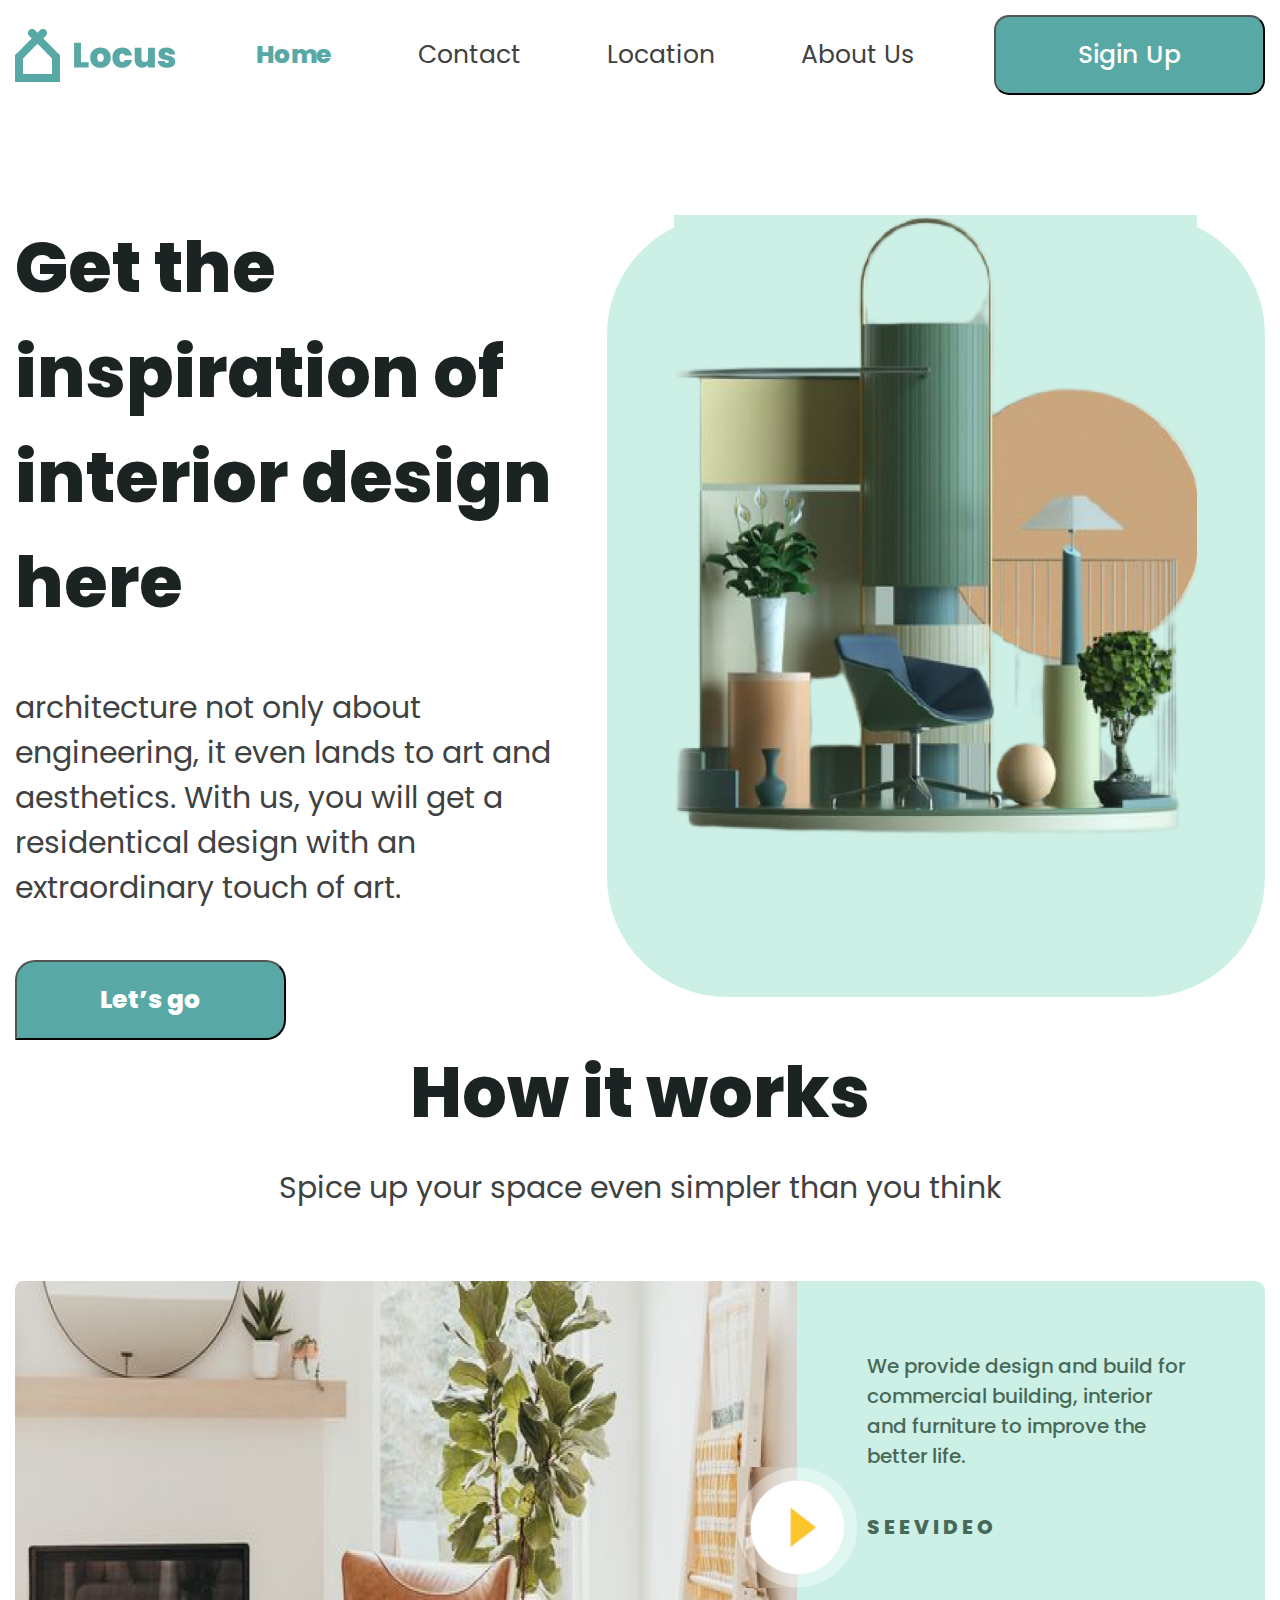
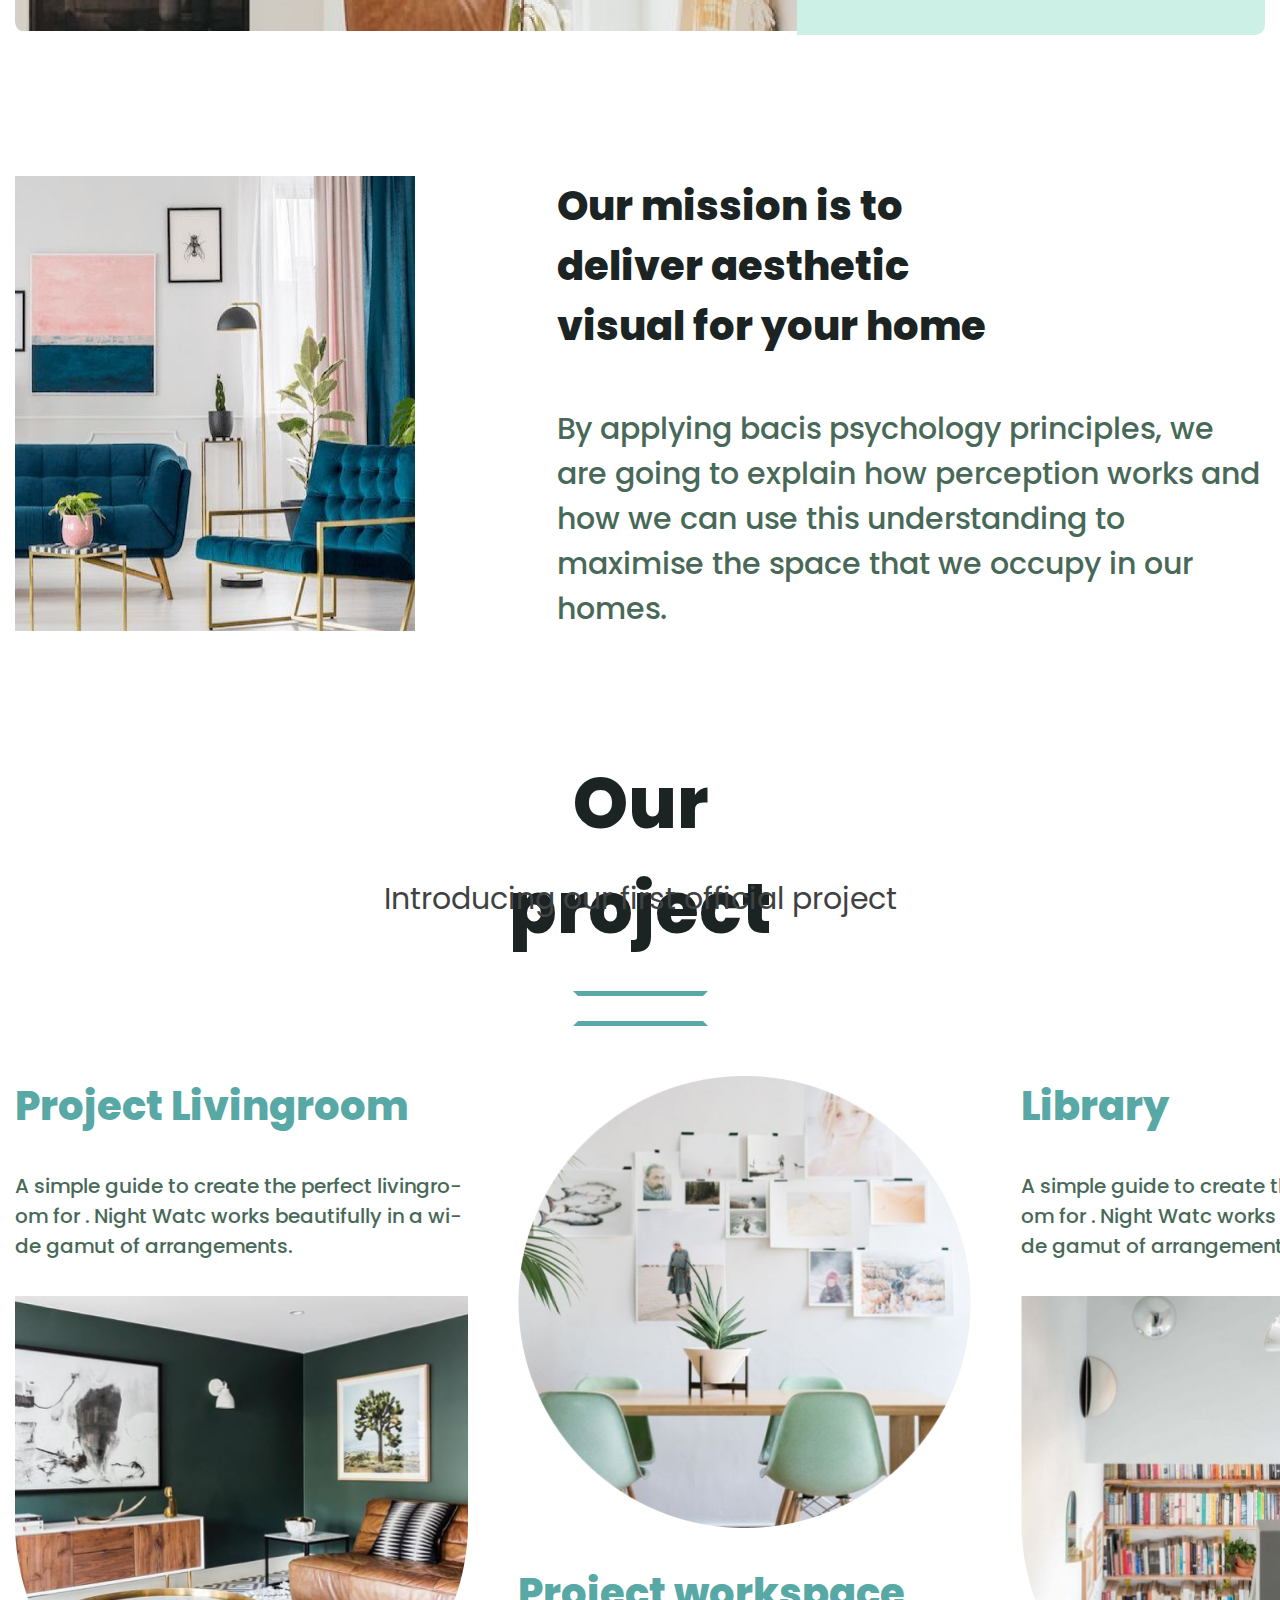
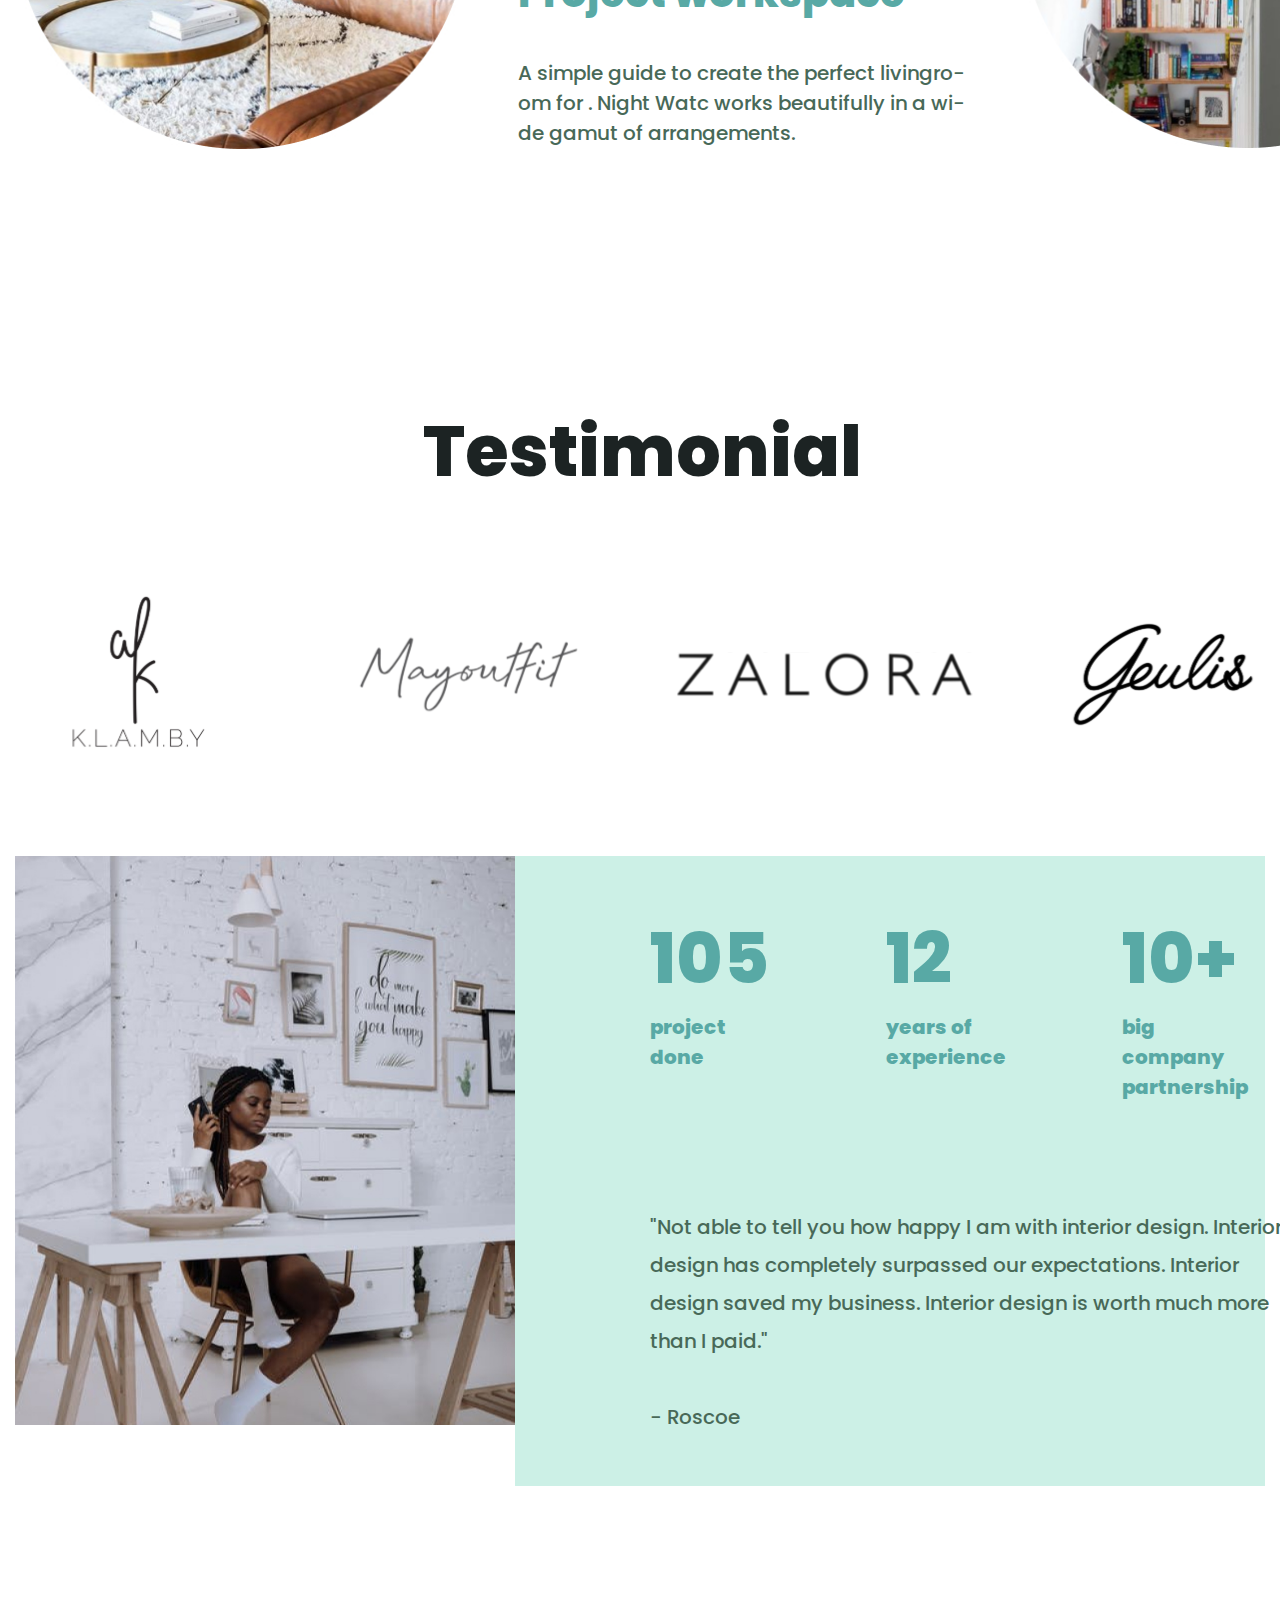
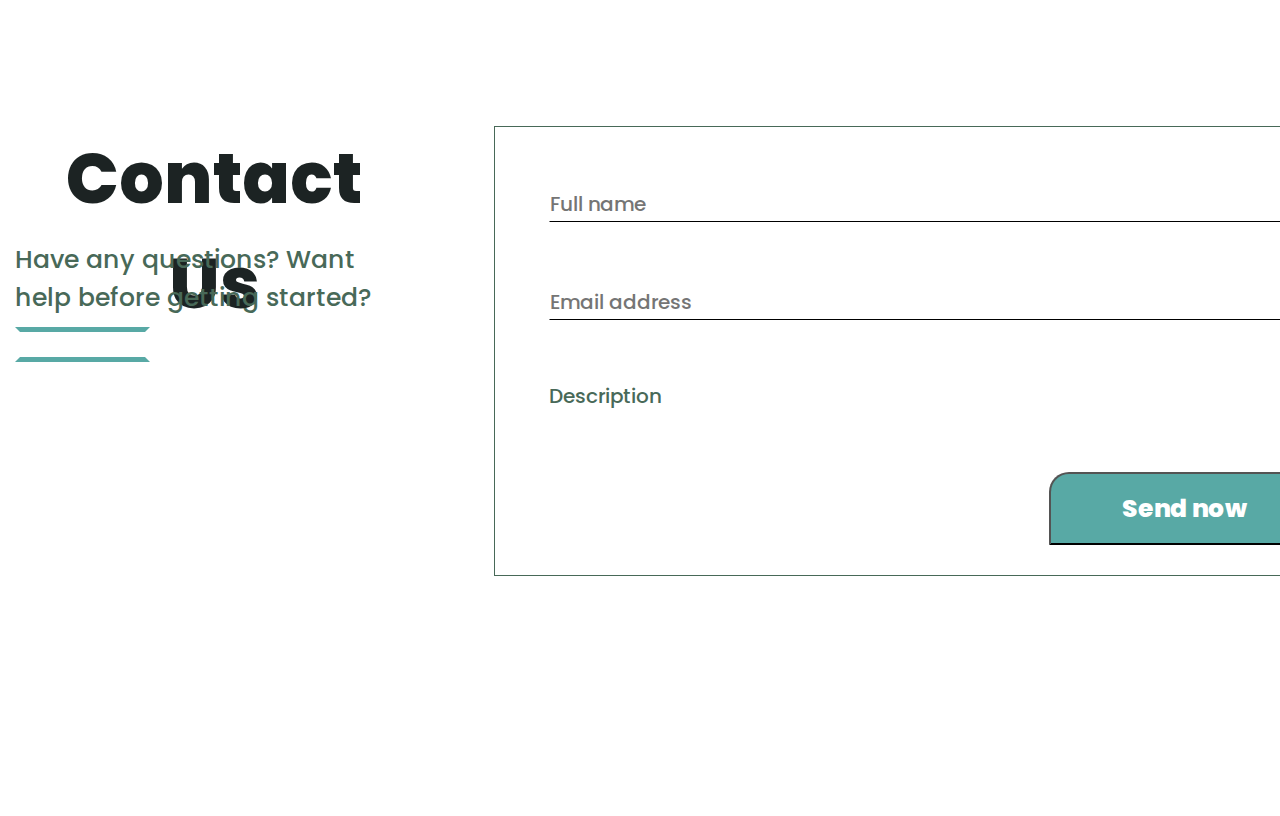
<file: index.html>
<!DOCTYPE html>
<html lang="en">
<head>
    <meta charset="UTF-8">
    <meta http-equiv="X-UA-Compatible" content="IE=edge">
    <meta name="viewport" content="width=device-width, initial-scale=1.0">
    <link rel="stylesheet" href="./style/main.css">
    <title>imtihon</title>
</head>
<body>
    <!-- HEADER -->

    <header class="header">
        <div class="container">
            <nav class="header-nav">
                <div class="header-navlogo-img">
                     <img class="header-nav-logo" src="./images/Locus1.svg" alt="">
                     <img class="header-nav-logo" src="./images/locus2.svg" alt="">
                </div>
               
                <ul class="header-nav-list">
                    <li class="header-nav-item"><a href="#how-works" class="header-nav-link1">Home</a></li>
                    <li class="header-nav-item"><a href="#Contact" class="header-nav-link">Contact</a></li>
                    <li class="header-nav-item"><a href="#testimonial" class="header-nav-link">Location</a></li>
                    <li class="header-nav-item"><a href="#our" class="header-nav-link">About Us</a></li>
                </ul>

                <button class="header-nav-btn">Sigin Up</button>
            </nav>
        </div>
    </header>

    <!-- MAIN -->

    <!-- SECTION hero  -->

    <main>
        <section>
            <div class="container main-hero">
               <div class="main-hero-list">
                    <h1 class="main-hero-list-theme">
                        Get the inspiration of interior design here</h1>
                    <p class="main-hero-list-text">
                        architecture not only about engineering, it even 
                        lands to art and aesthetics. With us, you will get 
                        a residentical design with an extraordinary touch 
                        of art.
                    </p>
                    <button class="main-hero-list-btm">Let’s go</button>
               </div>
               <div class="main-hero-list1">
                <img src="./images/get-theimg.jpg" alt="rsim" class="main-hero-list-img">
               </div>
            </div>
        </section>

        <!-- section works -->

        <section>
            <div class="container how-works">
                <div class="how-works-list-theme-item" id="how-works">
                    <h2 class="how-works-list-theme">How it works</h2>
                    <p class="how-works-list-theme-text">
                        Spice up your space even simpler
                        than you think
                    </p>
                </div>

                <div class="how-works-list">
                    <div class="how-works-list-img">
                        <img class="work-img" src="./images/how-works-img.jpg" width="100%" height="350" alt="logo">
                    </div>
                    <div class="how-works-list-right">
                        <p class="how-works-list-right-text">
                            We provide design and build 
                            for commercial building, 
                            interior and furniture to improve 
                            the better life. 
                        </p>
                         <p class="how-works-right-text1">S E E  V I D E O</p>
                    </div>
                </div>

                <div class="how-works-list-top">
                    <div class="how-works-list-top-img">
                        <img class="how-works-list-top-img1" src="./images/how-works-2-img.jpg" width="100%" height="100%" alt="">
                        
                    </div>
                    <div class="how-works-list-top-text">
                        <h3 class="how-works-list-top-theme">Our mission is to 
                            deliver aesthetic visual 
                            for your home
                        </h3>
                        <p class="how-works-list-top-theme-text">By applying bacis psychology principles, 
                            we are going to explain how perception 
                            works and how we can use this understanding 
                            to maximise the space that we occupy in 
                            our homes.
                        </p>
                    </div>
                </div>


            </div>
        </section>

        <!-- section About -->

        <section>
            <div class="container about" id="our">
                <div class="about-list">
                    <h3 class="about-list-theme">Our project </h3>
                    <p class="about-list-theme-text">Introducing our first official project</p>
                    <span class="about-line"></span>
                </div>
                <div class="about-list2">
                    <div class="about-list-item">
                        <h3 class="about-list-item-theme">Project Livingroom</h3>
                        <p class="about-list-item-theme-text">
                            A simple guide to create the perfect livingro-
                            om for . Night Watc works beautifully in a wi-
                            de gamut of arrangements.
                        </p>
                        <img class="about-list-item-theme-img" src="./images/projrct-1.jpg" alt="">
                    </div>
                    <div class="about-list-item">
                        <img class="about-list-item-theme-img" src="./images/project-2.jpg" alt="">
                        <h3 class="about-list-item-theme">Project workspace</h3>
                        <p class="about-list-item-theme-text">
                            A simple guide to create the perfect livingro-
                            om for . Night Watc works beautifully in a wi-
                            de gamut of arrangements.
                        </p>
                    </div>
                    <div class="about-list-item">
                        <h3 class="about-list-item-theme">Library</h3>
                        <p class="about-list-item-theme-text">
                            A simple guide to create the perfect livingro-
                            om for . Night Watc works beautifully in a wi-
                            de gamut of arrangements.
                        </p>
                        <img class="about-list-item-theme-img" src="./images/projekt-3.jpg" alt="">
                    </div>
                </div>
            </div>
        </section>

        <!-- section Testimonial -->

        <section>
            <div class="container Testimonial" id="testimonial" >
                <div class="Testimonial-list">
                    <h3 class="Testimonial-list-theme">Testimonial</h3>
                    <div class="Testimonial-list-theme-logo">
                        <img src="./images/testimonial-img1.svg" alt="" class="Testimonial-list-theme-logo-img">
                        <img src="./images/testimonial-img2.svg" alt="" class="Testimonial-list-theme-logo-img">
                        <img src="./images/testimonial-img3.svg" alt="" class="Testimonial-list-theme-logo-img">
                        <img src="./images/testimonial-img4.svg" alt="" class="Testimonial-list-theme-logo-img">
                    </div>
                </div>
                <div class="Testimonial-list2">
                    <div class="testinail-list1">
                        <img class="testinail-list1-img"  src="./images/twstimal-img.jpg" width="100%" alt="">
                    </div>
                    <div class="testinail-list2">
                        <ul class="testinail-list2-item">
                            <li class="testinail-list2-item-link">
                                <p class="testinail-list2-item-link-1">
                                    105
                                </p>
                                <p class="testinail-list2-item-link-2">
                                    project
                                    done
                                </p>
                            </li>
                            <li class="testinail-list2-item-link">
                                <p class="testinail-list2-item-link-1">
                                    12                                   
                                </p>
                                <p class="testinail-list2-item-link-2">
                                    years of 
                                    experience
                                </p>
                            </li>
                            <li class="testinail-list2-item-link">
                                <p class="testinail-list2-item-link-1">
                                    10+                                   
                                </p>
                                <p class="testinail-list2-item-link-2">
                                    big company
                                    partnership
                                </p>
                            </li>
                        </ul>

                        <p class="testinail-list2-text">
                            "Not able to tell you how happy I am with interior design. 
                                Interior design has completely surpassed our expectations. 
                                Interior design saved my business. Interior design is worth 
                                much more than I paid." 
                                <br>
                                <br>
                                

                                - Roscoe
                        </p>
                    </div>
                </div>
            </div>

        </section>


        <!-- section foter -->

        <section>
            <div class="container foter" id="Contact">
                <div class="foter-list-top">
                    <h3 class="foter-list-top-theme" >Contact Us</h3>
                    <p class="foter-list-top-theme-text">
                        Have any questions? Want help
                        before getting started?
                    </p>
                    <span class="foter-line"></span>
                </div>
                <form action="https://echo.htmlacademy.ru" class="foter-list-left" >
                    <input type="text" placeholder="Full name" name="Full_name:" required class="foter-list-left-span"  >
                    
                    <input type="email" placeholder="Email address" class="foter-list-left-span" name="Email_address:" required >
                    <p class="foter-list-left-span-text">Description</p>
                    <button type="submit" class="foter-button">Send now</button>
        
                </form>
            </div>
        </section>
    </main>
   
   
   
   
    
   

</body>
</html>
</file>
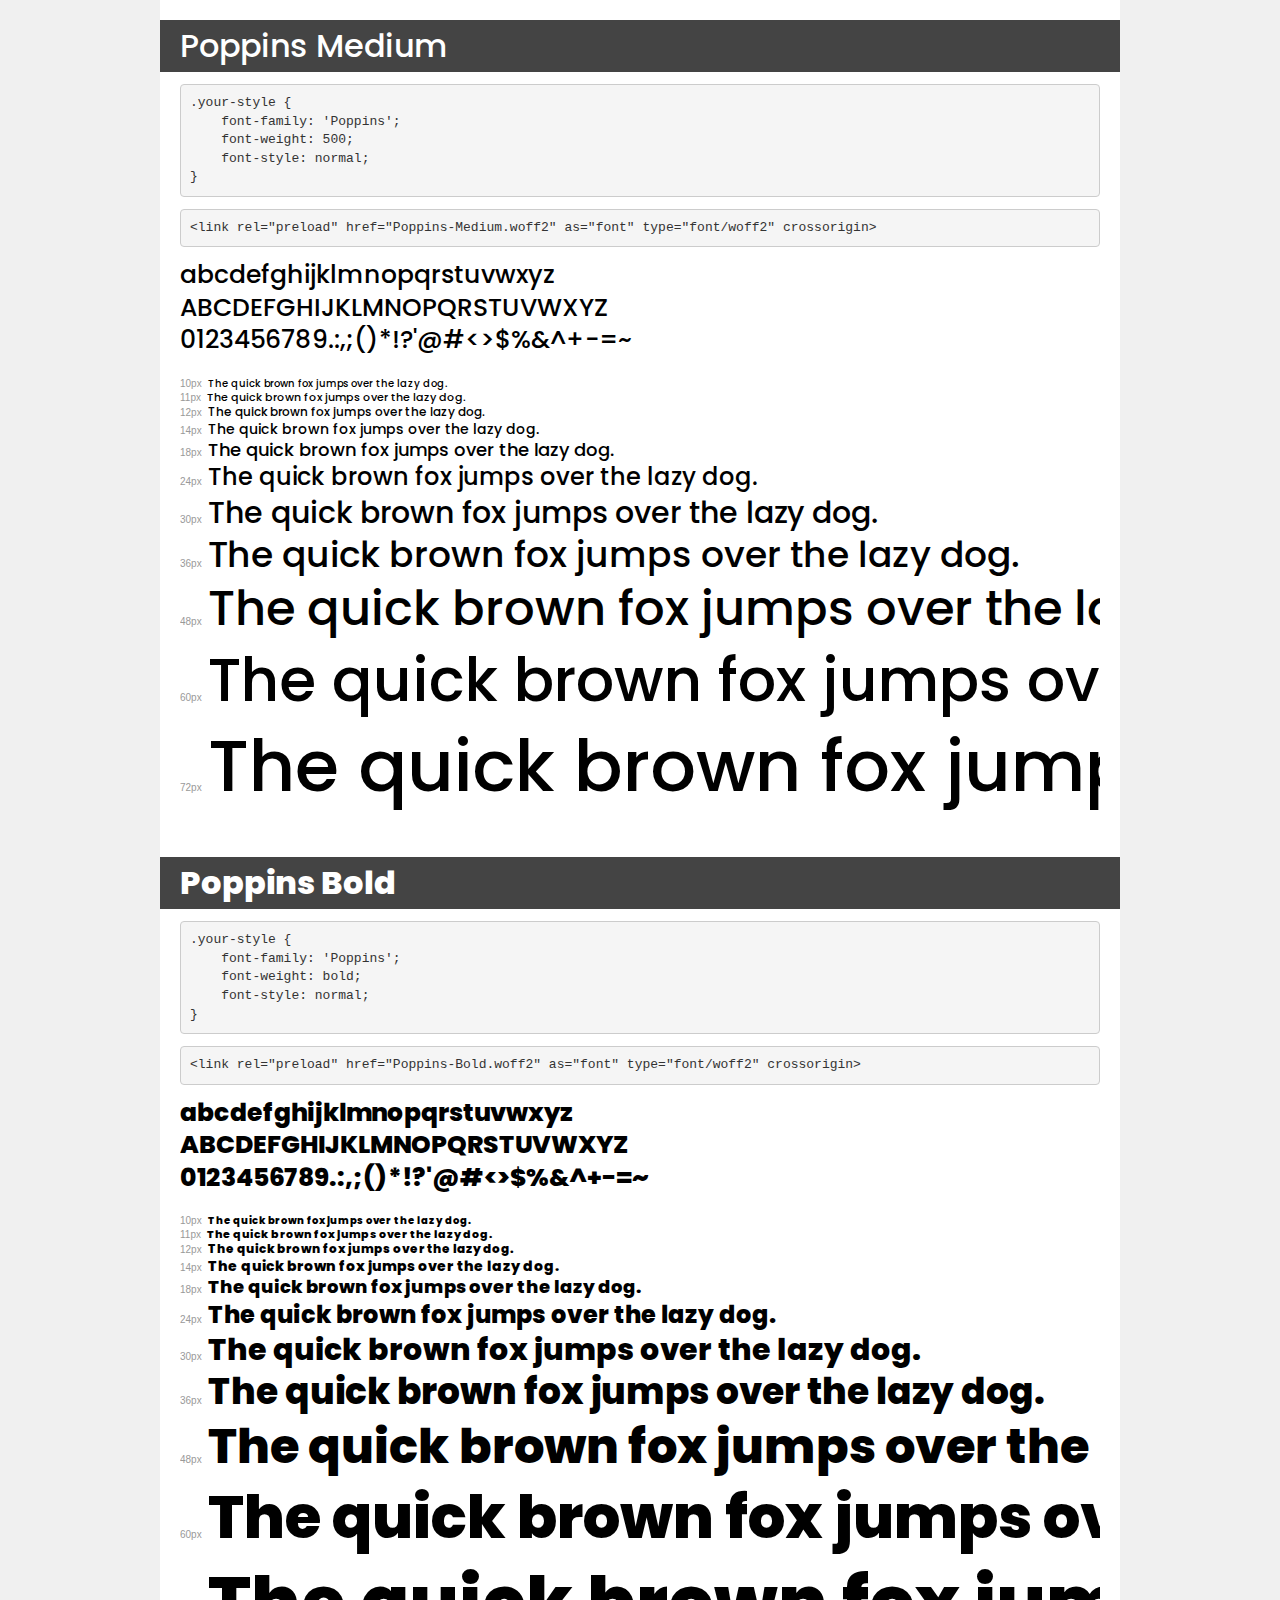
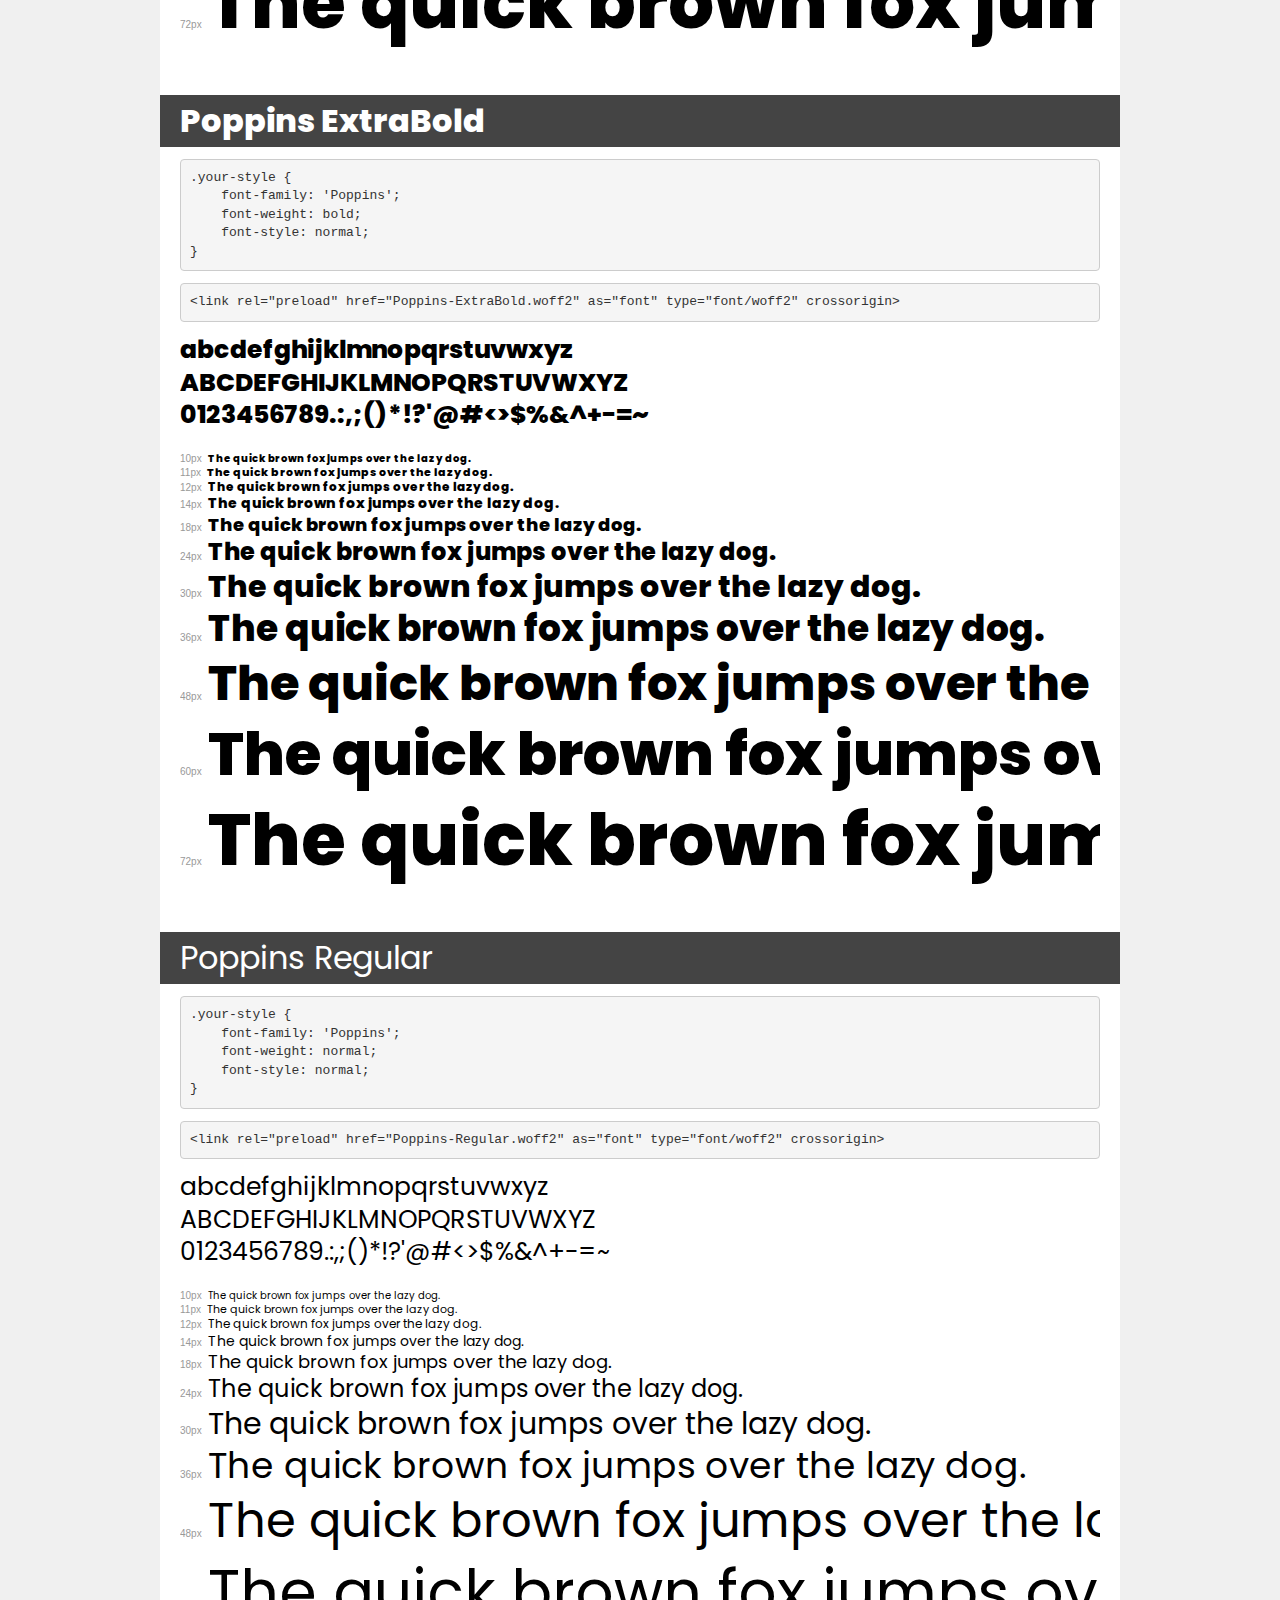
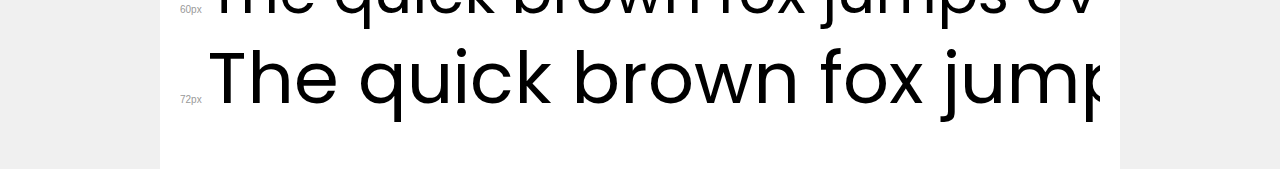
<file: fonts/demo.html>
<!DOCTYPE html>
<html lang="en">
<head>
    <meta charset="utf-8">
    <meta http-equiv="X-UA-Compatible" content="IE=edge">
    <meta name="viewport" content="width=device-width, initial-scale=1">
    <meta name="robots" content="noindex, noarchive">
    <meta name="format-detection" content="telephone=no">
    <title>Transfonter demo</title>
    <link href="stylesheet.css" rel="stylesheet">
    <style>
        /*
        http://meyerweb.com/eric/tools/css/reset/
        v2.0 | 20110126
        License: none (public domain)
        */
        html, body, div, span, applet, object, iframe,
        h1, h2, h3, h4, h5, h6, p, blockquote, pre,
        a, abbr, acronym, address, big, cite, code,
        del, dfn, em, img, ins, kbd, q, s, samp,
        small, strike, strong, sub, sup, tt, var,
        b, u, i, center,
        dl, dt, dd, ol, ul, li,
        fieldset, form, label, legend,
        table, caption, tbody, tfoot, thead, tr, th, td,
        article, aside, canvas, details, embed,
        figure, figcaption, footer, header, hgroup,
        menu, nav, output, ruby, section, summary,
        time, mark, audio, video {
            margin: 0;
            padding: 0;
            border: 0;
            font-size: 100%;
            font: inherit;
            vertical-align: baseline;
        }
        /* HTML5 display-role reset for older browsers */
        article, aside, details, figcaption, figure,
        footer, header, hgroup, menu, nav, section {
            display: block;
        }
        body {
            line-height: 1;
        }
        ol, ul {
            list-style: none;
        }
        blockquote, q {
            quotes: none;
        }
        blockquote:before, blockquote:after,
        q:before, q:after {
            content: '';
            content: none;
        }
        table {
            border-collapse: collapse;
            border-spacing: 0;
        }
        /* demo styles */
        body {
            background: #f0f0f0;
            color: #000;
        }
        .page {
            background: #fff;
            width: 920px;
            margin: 0 auto;
            padding: 20px 20px 0 20px;
            overflow: hidden;
        }
        .font-container {
            overflow-x: auto;
            overflow-y: hidden;
            margin-bottom: 40px;
            line-height: 1.3;
            white-space: nowrap;
            padding-bottom: 5px;
        }
        h1 {
            position: relative;
            background: #444;
            font-size: 32px;
            color: #fff;
            padding: 10px 20px;
            margin: 0 -20px 12px -20px;
        }
        .letters {
            font-size: 25px;
            margin-bottom: 20px;
        }
        .s10:before {
            content: '10px';
        }
        .s11:before {
            content: '11px';
        }
        .s12:before {
            content: '12px';
        }
        .s14:before {
            content: '14px';
        }
        .s18:before {
            content: '18px';
        }
        .s24:before {
            content: '24px';
        }
        .s30:before {
            content: '30px';
        }
        .s36:before {
            content: '36px';
        }
        .s48:before {
            content: '48px';
        }
        .s60:before {
            content: '60px';
        }
        .s72:before {
            content: '72px';
        }
        .s10:before, .s11:before, .s12:before, .s14:before,
        .s18:before, .s24:before, .s30:before, .s36:before,
        .s48:before, .s60:before, .s72:before {
            font-family: Arial, sans-serif;
            font-size: 10px;
            font-weight: normal;
            font-style: normal;
            color: #999;
            padding-right: 6px;
        }
        pre {
            display: block;
            padding: 9px;
            margin: 0 0 12px;
            font-family: Monaco, Menlo, Consolas, "Courier New", monospace;
            font-size: 13px;
            line-height: 1.428571429;
            color: #333;
            font-weight: normal;
            font-style: normal;
            background-color: #f5f5f5;
            border: 1px solid #ccc;
            overflow-x: auto;
            border-radius: 4px;
        }
        /* responsive */
        @media (max-width: 959px) {
            .page {
                width: auto;
                margin: 0;
            }
        }
    </style>
</head>
<body>
<div class="page">
    <div class="demo">
        <h1 style="font-family: 'Poppins'; font-weight: 500; font-style: normal;">Poppins Medium</h1>
        <pre title="Usage">.your-style {
    font-family: 'Poppins';
    font-weight: 500;
    font-style: normal;
}</pre>
        <pre title="Preload (optional)">
&lt;link rel=&quot;preload&quot; href=&quot;Poppins-Medium.woff2&quot; as=&quot;font&quot; type=&quot;font/woff2&quot; crossorigin&gt;</pre>
        <div class="font-container" style="font-family: 'Poppins'; font-weight: 500; font-style: normal;">
            <p class="letters">
                abcdefghijklmnopqrstuvwxyz<br>
ABCDEFGHIJKLMNOPQRSTUVWXYZ<br>
                0123456789.:,;()*!?'@#&lt;&gt;$%&^+-=~
            </p>
            <p class="s10" style="font-size: 10px;">The quick brown fox jumps over the lazy dog.</p>
            <p class="s11" style="font-size: 11px;">The quick brown fox jumps over the lazy dog.</p>
            <p class="s12" style="font-size: 12px;">The quick brown fox jumps over the lazy dog.</p>
            <p class="s14" style="font-size: 14px;">The quick brown fox jumps over the lazy dog.</p>
            <p class="s18" style="font-size: 18px;">The quick brown fox jumps over the lazy dog.</p>
            <p class="s24" style="font-size: 24px;">The quick brown fox jumps over the lazy dog.</p>
            <p class="s30" style="font-size: 30px;">The quick brown fox jumps over the lazy dog.</p>
            <p class="s36" style="font-size: 36px;">The quick brown fox jumps over the lazy dog.</p>
            <p class="s48" style="font-size: 48px;">The quick brown fox jumps over the lazy dog.</p>
            <p class="s60" style="font-size: 60px;">The quick brown fox jumps over the lazy dog.</p>
            <p class="s72" style="font-size: 72px;">The quick brown fox jumps over the lazy dog.</p>
        </div>
    </div>

    <div class="demo">
        <h1 style="font-family: 'Poppins'; font-weight: bold; font-style: normal;">Poppins Bold</h1>
        <pre title="Usage">.your-style {
    font-family: 'Poppins';
    font-weight: bold;
    font-style: normal;
}</pre>
        <pre title="Preload (optional)">
&lt;link rel=&quot;preload&quot; href=&quot;Poppins-Bold.woff2&quot; as=&quot;font&quot; type=&quot;font/woff2&quot; crossorigin&gt;</pre>
        <div class="font-container" style="font-family: 'Poppins'; font-weight: bold; font-style: normal;">
            <p class="letters">
                abcdefghijklmnopqrstuvwxyz<br>
ABCDEFGHIJKLMNOPQRSTUVWXYZ<br>
                0123456789.:,;()*!?'@#&lt;&gt;$%&^+-=~
            </p>
            <p class="s10" style="font-size: 10px;">The quick brown fox jumps over the lazy dog.</p>
            <p class="s11" style="font-size: 11px;">The quick brown fox jumps over the lazy dog.</p>
            <p class="s12" style="font-size: 12px;">The quick brown fox jumps over the lazy dog.</p>
            <p class="s14" style="font-size: 14px;">The quick brown fox jumps over the lazy dog.</p>
            <p class="s18" style="font-size: 18px;">The quick brown fox jumps over the lazy dog.</p>
            <p class="s24" style="font-size: 24px;">The quick brown fox jumps over the lazy dog.</p>
            <p class="s30" style="font-size: 30px;">The quick brown fox jumps over the lazy dog.</p>
            <p class="s36" style="font-size: 36px;">The quick brown fox jumps over the lazy dog.</p>
            <p class="s48" style="font-size: 48px;">The quick brown fox jumps over the lazy dog.</p>
            <p class="s60" style="font-size: 60px;">The quick brown fox jumps over the lazy dog.</p>
            <p class="s72" style="font-size: 72px;">The quick brown fox jumps over the lazy dog.</p>
        </div>
    </div>

    <div class="demo">
        <h1 style="font-family: 'Poppins'; font-weight: bold; font-style: normal;">Poppins ExtraBold</h1>
        <pre title="Usage">.your-style {
    font-family: 'Poppins';
    font-weight: bold;
    font-style: normal;
}</pre>
        <pre title="Preload (optional)">
&lt;link rel=&quot;preload&quot; href=&quot;Poppins-ExtraBold.woff2&quot; as=&quot;font&quot; type=&quot;font/woff2&quot; crossorigin&gt;</pre>
        <div class="font-container" style="font-family: 'Poppins'; font-weight: bold; font-style: normal;">
            <p class="letters">
                abcdefghijklmnopqrstuvwxyz<br>
ABCDEFGHIJKLMNOPQRSTUVWXYZ<br>
                0123456789.:,;()*!?'@#&lt;&gt;$%&^+-=~
            </p>
            <p class="s10" style="font-size: 10px;">The quick brown fox jumps over the lazy dog.</p>
            <p class="s11" style="font-size: 11px;">The quick brown fox jumps over the lazy dog.</p>
            <p class="s12" style="font-size: 12px;">The quick brown fox jumps over the lazy dog.</p>
            <p class="s14" style="font-size: 14px;">The quick brown fox jumps over the lazy dog.</p>
            <p class="s18" style="font-size: 18px;">The quick brown fox jumps over the lazy dog.</p>
            <p class="s24" style="font-size: 24px;">The quick brown fox jumps over the lazy dog.</p>
            <p class="s30" style="font-size: 30px;">The quick brown fox jumps over the lazy dog.</p>
            <p class="s36" style="font-size: 36px;">The quick brown fox jumps over the lazy dog.</p>
            <p class="s48" style="font-size: 48px;">The quick brown fox jumps over the lazy dog.</p>
            <p class="s60" style="font-size: 60px;">The quick brown fox jumps over the lazy dog.</p>
            <p class="s72" style="font-size: 72px;">The quick brown fox jumps over the lazy dog.</p>
        </div>
    </div>

    <div class="demo">
        <h1 style="font-family: 'Poppins'; font-weight: normal; font-style: normal;">Poppins Regular</h1>
        <pre title="Usage">.your-style {
    font-family: 'Poppins';
    font-weight: normal;
    font-style: normal;
}</pre>
        <pre title="Preload (optional)">
&lt;link rel=&quot;preload&quot; href=&quot;Poppins-Regular.woff2&quot; as=&quot;font&quot; type=&quot;font/woff2&quot; crossorigin&gt;</pre>
        <div class="font-container" style="font-family: 'Poppins'; font-weight: normal; font-style: normal;">
            <p class="letters">
                abcdefghijklmnopqrstuvwxyz<br>
ABCDEFGHIJKLMNOPQRSTUVWXYZ<br>
                0123456789.:,;()*!?'@#&lt;&gt;$%&^+-=~
            </p>
            <p class="s10" style="font-size: 10px;">The quick brown fox jumps over the lazy dog.</p>
            <p class="s11" style="font-size: 11px;">The quick brown fox jumps over the lazy dog.</p>
            <p class="s12" style="font-size: 12px;">The quick brown fox jumps over the lazy dog.</p>
            <p class="s14" style="font-size: 14px;">The quick brown fox jumps over the lazy dog.</p>
            <p class="s18" style="font-size: 18px;">The quick brown fox jumps over the lazy dog.</p>
            <p class="s24" style="font-size: 24px;">The quick brown fox jumps over the lazy dog.</p>
            <p class="s30" style="font-size: 30px;">The quick brown fox jumps over the lazy dog.</p>
            <p class="s36" style="font-size: 36px;">The quick brown fox jumps over the lazy dog.</p>
            <p class="s48" style="font-size: 48px;">The quick brown fox jumps over the lazy dog.</p>
            <p class="s60" style="font-size: 60px;">The quick brown fox jumps over the lazy dog.</p>
            <p class="s72" style="font-size: 72px;">The quick brown fox jumps over the lazy dog.</p>
        </div>
    </div>

</div>
</body>
</html>
</file>
<file: style/main.css>
@font-face {
  font-family: 'Poppins';
  src: url('../fonts/Poppins-Medium.woff2') format('woff2'),
      url('../fonts/Poppins-Medium.woff') format('woff');
  font-weight: 500;
  font-style: normal;
  font-display: swap;
}

@font-face {
  font-family: 'Poppins';
  src: url('../fonts/Poppins-Bold.woff2') format('woff2'),
      url('../fonts/Poppins-Bold.woff') format('woff');
  font-weight: bold;
  font-style: normal;
  font-display: swap;
}

@font-face {
  font-family: 'Poppins';
  src: url('../fonts/Poppins-ExtraBold.woff2') format('woff2'),
      url('../fonts/Poppins-ExtraBold.woff') format('woff');
  font-weight: bold;
  font-style: normal;
  font-display: swap;
}

@font-face {
  font-family: 'Poppins';
  src: url('../fonts/Poppins-Regular.woff2') format('woff2'),
      url('../fonts/Poppins-Regular.woff') format('woff');
  font-weight: normal;
  font-style: normal;
  font-display: swap;
}





* {
    margin: 0;
    padding: 0;
    box-sizing: border-box;
  }


a{
    text-decoration: none;
  }

  ul , ol{
    list-style: none;
  }
  
  /* Desktop */
  .container {
    max-width: 1440px;
    margin-left: auto;
    margin-right: auto;
    padding: 0 15px;
  }

.header-nav{
  display: flex;
  justify-content: space-between;
  text-align: center;
  align-items: center;
  padding-bottom: 15px;
  padding-top: 15px;
}

.header-navlogo-img{
  display: flex;
  gap: 14px;
}

.header-nav-list{
  display: flex;
  gap: 86px;
}

.header-nav-link1{
      font-family: 'Poppins';
      font-style: normal;
      font-weight: 700;
      font-size: 25px;
      line-height: 38px;
      color: #58A9A5;
}

.header-nav-link1:hover{
  color: blue;
  border-bottom: 1px solid blue;


}

.header-nav-link1:active{
  color: red;
  border-bottom: 1px solid red;
}

.header-nav-link:hover{
  color: blue;
  border-bottom: 1px solid blue;
}

.header-nav-link:active{
  color: red;
  border-bottom: 1px solid red;
}




.header-nav-link{
  
      font-family: 'Poppins';
      font-style: normal;
      font-weight: 400;
      font-size: 25px;
      line-height: 38px;
      /* identical to box height */
      color: #404242;
}

.header-nav-btn{
      width: 271px;
      height: 80px;
      font-family: 'Poppins';
      font-style: normal;
      font-weight: 500;
      font-size: 25px;
      line-height: 38px;
      /* identical to box height */
      color: #FFFFFF;
      background: #58A9A5;
      border-radius: 15px;
}

.header-nav-btn:hover{
  background-color: aqua;
  color: red;
}
/* saburov samandar */
.header-nav-btn:active{
  color: azure;
  background-color: greenyellow;
}




/* main section 1 */
  
.main-hero{
  display: flex;
  margin-top: 105px;
}


.main-hero-list{
  display: flex;
  flex-direction: column;
  gap: 50px;
 
}



.main-hero-list-theme{
  font-family: 'Poppins';
  font-style: normal;
  font-weight: 800;
  font-size: 70px;
  line-height: 105px;
  
  color: #1C2323;  
}

.main-hero-list-text{
  font-family: 'Poppins';
  font-style: normal;
  font-weight: 400;
  font-size: 30px;
  line-height: 45px;
  
  color: #404242;
}

.main-hero-list-btm{
  width: 271px;
  height: 80px;
  background: #58A9A5;
  border-radius: 20px 20px 20px 0px;
  
  font-family: 'Poppins';
  font-style: normal;
  font-weight: 700;
  font-size: 25px;
  line-height: 38px;
  /* identical to box height */


  color: #FFFFFF;
}
.main-hero-list-btm:hover{
  background-color: aqua;
  color: red;
}
.main-hero-list-btm:active{
  color: azure;
  background-color: greenyellow;
}



.main-hero-list{
  width: 60%;
}
.main-hero-list1{
  width: 40%;
  width: 833.87px;
  height: 782px;
  background: #CCF0E6;
  border-radius: 120px;
  text-align: center;
  align-items: center;
}

.main-hero-list-img{
  width: 523px;
  height: 623px;

}


/* section-2 */


.how-works{
  display: flex;
  flex-direction: column;
  gap: 71px;
}

.how-works-list-theme-item{
  display: flex;
  flex-direction: column;
  gap: 20px;
}

.how-works-list-theme{
  font-family: 'Poppins';
  font-style: normal;
  font-weight: 800;
  font-size: 70px;
  line-height: 105px;
  /* identical to box height */

  text-align: center;

  color: #1C2323;
}

.how-works-list-theme-text{
  font-family: 'Poppins';
  font-style: normal;
  font-weight: 400;
  font-size: 30px;
  line-height: 45px;
  text-align: center;

  color: #404242;
}


.how-works-list{
  display: flex; 
}
.how-works-list-img{
  width: 70%;
}

.how-works-list-right{
  background: #CCF0E6;
  border-radius: 0px 10px 10px 0px;
  padding: 70px;
 display: flex;
 flex-direction: column;
 gap: 41px;
}

.how-works-list-right-text{
  width: 328px;
height: 120px;
  font-family: 'Poppins';
  font-style: normal;
  font-weight: 500;
  font-size: 20px;
  line-height: 30px;

  color: #486958;
}

.how-works-right-text1{
  font-family: 'Poppins';
  font-style: normal;
  font-weight: 700;
  font-size: 20px;
  line-height: 30px;
  /* identical to box height */


  color: #486958;
}

.how-works-list-top{
  display: flex;
margin-top: 70px;
}


.how-works-list-img{
  position: relative;
}

.how-works-list-img::before{
  content: "";
  display: inline-block;
  position: absolute;
  right: -100px;
  top: 146px;
  width: 200px;
  height: 200px;
  border-radius: 300px;
  background-image: url("/images/videoni\ ustidagi\ narsa.jpg");
  background-repeat: no-repeat;
  background-position: center center;
  background-size: 120px;
}

.how-works-list-top-img{
  width: 50%;
}

.how-works-list-top-text{
  padding-left: 142px;
  display: flex;
  flex-direction: column;
  gap: 50px;
}

.how-works-list-top-theme{
  font-family: 'Poppins';
  font-style: normal;
  font-weight: 700;
  font-size: 40px;
  line-height: 60px;
  width: 487px;
  height: 180px;
  color: #1C2323;
}
/* saburov samandar */
.how-works-list-top-theme-text{
  width: 708px;
  height: 225px;
  font-family: 'Poppins';
  font-style: normal;
  font-weight: 500;
  font-size: 30px;
  line-height: 45px;
  color: #486958;
}

/* <!-- section About --> */


.about{
  margin-top: 120px;
}
.about-list{
  display: flex;
  flex-direction: column;
  gap: 20px;
  align-items: center;
}

.about-list-theme{
  width: 408px;
  height: 105px;
 

  font-family: 'Poppins';
  font-style: normal;
  font-weight: 800;
  font-size: 70px;
  line-height: 105px;
  /* identical to box height */

  text-align: center;

  color: #1C2323;
}
.about-list-item:hover{
  opacity: 0.5;
}
.about-list-theme-text{
  width: 515px;
  height: 45px;
  font-family: 'Poppins';
  font-style: normal;
  font-weight: 400;
  font-size: 30px;
  line-height: 45px;
  /* identical to box height */

  text-align: center;

color: #404242;
}

.about-line{
  width: 135px;
  height: 35px;
  display: inline-block;
  border-top: 5px solid #58A9A5;
  border-right: 5px solid transparent;
  border-bottom: 5px solid #58A9A5;
  border-left: 5px solid transparent;
  margin:50px 0;
}

.about-list2{
  display: flex;
  width: 20%; 
  gap: 50px;
}

.about-list-item-theme{
  
  font-family: 'Poppins';
  font-style: normal;
  font-weight: 700;
  font-size: 40px;
  line-height: 60px;
  /* identical to box height */


  color: #58A9A5;
}
.about-list-item{
  display: flex;
  flex-direction: column;
  gap: 35px;
}
.about-list-item-theme-text{
  width: 453px;
height: 90px;
left: 166px;
top: 3123px;

font-family: 'Poppins';
font-style: normal;
font-weight: 500;
font-size: 20px;
line-height: 30px;

color: #486958;
}

/* <!-- section Testimonial --> */

.Testimonial{
  padding-top: 250px;
  display: flex;
  flex-direction: column;
  gap: 62px;
}


.Testimonial-list{
  display: flex;
  flex-direction: column;
  gap: 50px; 
  align-items: center;
}

.Testimonial-list-theme{
  width: 435px;
  height: 105px;
  font-family: 'Poppins';
  font-style: normal;
  font-weight: 800;
  font-size: 70px;
  line-height: 105px;
  /* identical to box height */

  text-align: center;

  color: #1C2323;
}

.Testimonial-list-theme-logo{
  display: flex;
  gap: 90px;
  text-align: center;
  align-items: center;
}

.Testimonial-list2{
  display: flex;
  width: 100%;
}

.testinail-list1{
  width: 40%;
}

.testinail-list2{
  width: 60%;
  padding: 50px 135px;
  background: #CCF0E6;
  display: flex;
  flex-direction: column;
  gap: 123px;
}

.testinail-list2-item{
  display: flex;
  gap: 117px;
}
.testinail-list2-item-link{
  width: 119px;
  height: 179px;
}
.testinail-list2-item-link-1{
  font-family: 'Poppins';
  font-style: normal;
  font-weight: 800;
  font-size: 70px;

  
  color: #58A9A5;
}

.testinail-list2-item-link-2{
  font-family: 'Poppins';
  font-style: normal;
  font-weight: 800;
  font-size: 20px;
  
  
  color: #58A9A5;

}

.testinail-list2-text{
  width: 652px;
height: 228px;


font-family: 'Poppins';
font-style: normal;
font-weight: 500;
font-size: 20px;
line-height: 38px;

color: #486958;
}


/* section foter */

.foter{
  display: flex;
  gap: 104px;
  margin-top: 240px;
  padding-bottom: 240px;
}

.foter-list-top{
  width: 30%;
  display: flex;
  flex-direction: column;
  gap: 10px;
}

.foter-list-top-theme{
  width: 398px;
  height: 105px;
  font-family: 'Poppins';
  font-style: normal;
  font-weight: 800;
  font-size: 70px;
  line-height: 105px;
  /* identical to box height */

  text-align: center;

  color: #1C2323;
}

.foter-list-top-theme-text{
  width: 398px;
  height: 76px;
  font-family: 'Poppins';
  font-style: normal;
  font-weight: 500;
  font-size: 25px;
  line-height: 38px;

  color: #486958;
}
/* saburov samandar */
.foter-line{
  width: 135px;
  height: 35px;
  display: inline-block;
  border-top: 5px solid #58A9A5;
  border-right: 5px solid transparent;
  border-bottom: 5px solid #58A9A5;
  border-left: 5px solid transparent;
 
}

.foter-list-left{
  width: 900.24px;
  height: 450px;
  padding: 54px;
  padding-bottom: 30px;

  border: 1px solid #486958;
  display: flex;
  flex-direction: column;
  gap: 57px;

  
}

.foter-list-left-span{
  width: 800px;
  height: 45px;
  display: inline-block;
  border-top: 5px solid transparent;
  border-right: 5px solid transparent;
  border-bottom: 1px solid #000000;
  border-left: 1px solid transparent;
  font-family: 'Poppins';
  font-style: normal;
  font-weight: 500;
  font-size: 20px;
  /* identical to box height */
  color: #486958;

 


}

.foter-list-left-span-text{
  font-family: 'Poppins';
  font-style: normal;
  font-weight: 500;
  font-size: 20px;
  line-height: 38px;



  color: #486958;
}

.foter-button{
  width: 271px;
  height: 80px;
  background: #58A9A5;
  border-radius: 20px 20px 20px 0px;
  font-family: 'Poppins';
  font-style: normal;
  font-weight: 700;
  font-size: 25px;
  line-height: 38px;
  color: #FFFFFF;
  margin-left: 500px;
}

.foter-button:hover{
  background-color: blue;
  color: #FFFFFF;
}

.foter-button:active{
  background-color: yellow;
  color: red;
}


  /* Planshet */
  @media screen and (max-width: 1200px) {
    
    /* HEADER */
    
    .container{
      width:800px;
      margin: 0 auto;
      padding:0 15px;
     
    } 
    
    .header-nav{
      display: flex;
      justify-content: space-between;
      gap: 40px
      
    }
  
    .header-nav-logo{
      width: 20px;
    }

    .header-nav-list{
      gap: 5px;
      
    }
 
    .header-nav-link1{
      font-family: 'Poppins';
      font-style: normal;
      font-weight: 700;
      font-size: 5px;
      line-height: 38px;
      color: #58A9A5;
    }

    .header-nav-link{
      font-family: 'Poppins';
      font-style: normal;
      font-weight: 700;
      font-size: 5px;
      /* color: #58A9A5; */

    }

    .header-nav-btn{
      display: flex;
      align-items: center;
      padding-left: 10px;
      width: 61px;
      height: 20px;
      font-family: 'Poppins';
      font-style: normal;
      font-weight: 500;
      font-size: 5px;
      padding-left: 15px;
      
      
      /* identical to box height */
      color: #FFFFFF;
      background: #58A9A5;
      border-radius: 15px;
    }


    /* maIN;
    SECTION1 */


    .main-hero{
      display: flex;
      flex-direction: column;
      text-align: center;
      align-items: center;
      gap: 50px;
    }
    .main-hero-list-theme{
      font-family: 'Poppins';
      font-style: normal;
      font-weight: 800;
      font-size: 50px;
      line-height: 60px;
      
      color: #1C2323;  

    }
    
    
    .main-hero-list1{
      width: 100%;

    }


    /* saburov samandar */
    .main-hero-list{
      display: flex;
      flex-direction: column;
      gap: 90px;
      align-items: center;
     
    }



    /* section 2 */

    .how-works-list{
      display: flex;
      flex-direction: column;
      text-align: center;
      align-items: center;
      gap: 30px;
    }
    .how-works-list-top-img1{
      width: 100%;
      
     
    }

    .how-works-list-img::before{
      content: "";
      display: inline-block;
      opacity: 0;
    }
    
    .how-works-list-top{
      display: flex;
      flex-direction: column;
      gap: 30px;
      text-align: center;
      align-items: center;
    }
    .about{
      display: flex;
      flex-direction: column;
      align-items: center;
      text-align: center;
    }
    .how-works-list-top-text{
      padding: 0;
      text-align: center;
      align-items: center;
      display: flex;
      flex-direction: column;
    }
    .about-list2{
      display: flex;
      flex-direction: column;
      align-items: center;
      text-align: center;

    }
    .about-list2{
      display: flex;
      flex-direction: column;
      align-items: center;
      text-align: center;
    }
    .about-list-item{
      display: flex;
      flex-direction: column;
      align-items: center;
      text-align: center;
    }
    .Testimonial-list-theme-logo{
      display: flex;
      align-items: center;
      flex-direction: column;
      text-align: center;
    }
    .Testimonial{
      margin-top: 25px;
    }

    .Testimonial-list2{
      display: flex;
      flex-direction: column;
      align-items: center;
      text-align: center;
    }
    .testinail-list2{
      width: 800px;
      padding: 10px;
      margin-top: 15px;
    }

    .foter{
      display: flex;
      flex-direction: column;
      align-items: center;
      text-align: center;
    }

    .foter-list-top{
      display: flex;
      flex-direction: column;
      align-items: center;
      text-align: center;

    }

    .foter-list-left{
      width: 600pX;
      padding: 15px;
      padding-top: 25px;
    }
    .foter-list-left-span{
      font-size: 20px;
      width: 500px;
      text-align: start;

    }

    .foter-list-left-span-text{
      text-align: start;
    }

      .foter-button{
        font-size: 15px; 
        width: 200px;
        height: 50px;
        margin-left: 300px;
      }

      .header-nav-list{
        gap: 25px;
      }
      .header-nav-link1{
        font-size: 20px;
      }
      .header-nav-link{
        font-size: 15px;
      }

      .header-nav-logo{
        width: 50px;
      }
      .header-nav-btn{
        width: 100px;
        height: 30px;
        font-size: 10px;
        padding-left: 20px;
      }

  }






   
  @media screen and (max-width: 800px) {
    .container{
      width: 550px;
      margin-left: auto;
      margin-right: auto;
      padding: 0 15px;
    }
    .main-hero-list-theme{
      font-family: 'Poppins';
      font-style: normal;
      font-weight: 800;
      font-size: 40px;
      line-height: 55px;
      
      color: #1C2323;  
    }


    .header-nav-list{
      gap: 25px;
    }
    .main-hero-list-text{
      font-family: 'Poppins';
      font-style: normal;
      font-weight: 400;
      font-size: 30px;
      line-height: 45px;
      
      color: #404242;
    }

    .main-hero-list-btm{
      width: 71px;
      height: 40px;
      background: #58A9A5;
      border-radius: 20px 20px 20px 0px;
      
      font-family: 'Poppins';
      font-style: normal;
      font-weight: 700;
      font-size: 10px;
      line-height: 38px;
      /* identical to box height */
    
    
      color: #FFFFFF;
    }

    .main-hero-list1{
      width: 500px;
      height: 400px;
    }

    .main-hero-list-img{
      width: 350px;
      height: 300px;
    }
    .about{
      display: flex;
      flex-direction: column;
      align-items: center;
      text-align: center;
    }

  
    
    .about-list2{
      display: flex;
      flex-direction: column;
      align-items: center;
      text-align: center;
    }

    .about-list-item-theme-text{
      width: 100%;
    }

    .about-list-item-theme-img{
      width: 100%;
    }


    .Testimonial-list-theme-logo{
      display: flex;
      flex-direction: column;
      align-items: center;
      text-align: center;
    }

    .Testimonial-list2{
      display: flex;
      flex-direction: column;
      text-align: center;
      align-items: center;
      gap: 15px;
    }
    
    .testinail-list2{
      width: 500px;
      padding: 10px 5px;
      background: #CCF0E6;
      display: flex;
      flex-direction: column;
      gap: 23px;
    }

    .Testimonial-list2{
      display: flex;
      width: 100%;
    }
    
    .testinail-list1{
      width: 40%;
    }
    
    .testinail-list2{
      width: 60%;
      padding: 50px 135px;
      background: #CCF0E6;
      display: flex;
      flex-direction: column;
      gap: 123px;
    }
    
    .testinail-list2-item{
      display: flex;
      gap: 117px;
    }
    .testinail-list2-item-link{
      width: 119px;
      height: 179px;
    }
    .testinail-list2-item-link-1{
      font-family: 'Poppins';
      font-style: normal;
      font-weight: 800;
      font-size: 20px;
    
      
      color: #58A9A5;
    }
    
    .testinail-list2-item-link-2{
      font-family: 'Poppins';
      font-style: normal;
      font-weight: 800;
      font-size: 10px;
      
      
      color: #58A9A5;
    
    }
    .testinail-list2-item-link{
      gap: 2px;
    }
    .testinail-list2-text{
      width: 5px;
    height: 2px;
    
    
    font-family: 'Poppins';
    font-style: normal;
    font-weight: 500;
    font-size: 10px;
    line-height: 38px;
    
    color: #486958;
    }
   .testinail-list2{
    width: 500px;
    padding: 10px;
   }

   .testinail-list2-item{
    gap: 3px;
    text-align: center;
    align-items: center;
   }
   
   .testinail-list2-text{
    width: 450px;
    height: 108px;
    
    
    font-family: 'Poppins';
    font-style: normal;
    font-weight: 500;
    font-size: 10px;
    line-height: 10px;
    
    color: #486958;
   }
   .testinail-list2{
    gap: 5px;
   }


   .how-works-list-top-theme-text{
    width: 100%;
   }

   .about-list-theme{
    margin-top: 25px;
   }
   .foter{
    display: flex;
    flex-direction: column;

   }

   .foter-list-left{
    width: 500px;
    height: 350px;
    padding: 15px;
    text-align: start;
   }

   
   .foter-list-left-span{
    width: 400px;
    height: 35px;
    display: inline-block;
    border-top: 5px solid transparent;
    border-right: 5px solid transparent;
    border-bottom: 1px solid #000000;
    border-left: 1px solid transparent;
    font-family: 'Poppins';
    font-style: normal;
    font-weight: 500;
    font-size: 10px;
    /* identical to box height */
    color: #486958;
  
   
  
  
  }
  
  .foter-list-left-span-text{
    font-family: 'Poppins';
    font-style: normal;
    font-weight: 500;
    font-size: 15px;
    line-height: 38px;
  
  
  
    color: #486958;
  }
  
  .foter-button{
    width: 171px;
    height: 40px;
    background: #58A9A5;
    border-radius: 20px 20px 20px 0px;
    font-family: 'Poppins';
    font-style: normal;
    font-weight: 700;
    font-size: 15px;
    line-height: 38px;
    color: #FFFFFF;
    margin-left: 200px;
  }
   .foter{
    display: flex;
    flex-direction: column;
    text-align: center;
    align-items: center;
   }
   .foter-list-top{
    display: flex;
    flex-direction: column;
    align-items: center;
    text-align: center;
   }
   .header-nav-logo{
    width: 30px;
   }
   .header-nav-link1{
    font-size: 7px;
   }
   .header-nav-link{
    font-size: 7px;
   }

  .header-nav-list{
    gap: 25px;
  }

   .header-navlogo-img{
    gap: 4px;
   }
   .header-nav{
    display: flex;
    justify-content: space-between;
    align-items: center;
    text-align: center;
    



   }

   .header-nav-btn{
    width: 50px;
    height: 15px;
    font-size: 5px;
    padding-left: 10px;
   }

   .header-nav{
    gap: 30px;
   }









                                                                               
  }
  
  /* Phone */
  @media screen and (max-width: 600px) {
    .container {
      max-width: 200px;
      margin: 0 auto;
      padding: 0 15px;

    
    }
    .header-nav{
      gap: 1px;
    }
    .header-nav-logo{
      width: 6px;

    }
    .header-nav-link1{
      font-size: 3px;
    }

    .header-nav-link{
      font-size: 2px;
    }
    .header-nav-btn{
      width: 14px;
      height: 5px;
      font-size: 2px;
      padding-left: 3px;
      border: 2px;
      color: #000000;
      

    }

    .how-works{
      margin-top: 5px;
    }
    .main-hero-list-theme{
      font-size: 20px;
      line-height: 25px;
    }
    
    .main-hero-list-text{
      font-size: 15px;
      line-height: 20px;
    }
    .main-hero-list{
      gap: 7px;
    }

   

    .main-hero-list1{
      width: 100%;
      height: 100%;
      border-radius: 2px;
    }

    .main-hero-list-img{
      width: 100%;
      height: 300px;
    }

    .how-works-list-theme{
      font-size: 30px;
      line-height: 25px;

    }

    .how-works{
      margin-top: 10px;
    }

    .how-works-list-img{
      width: 100%;
    }

    .work-img{
      width: 100%;
      height: 100%;
    }

    .how-works-list-right{
      width: 100%;
      padding: 3px;

    }

    .how-works-list-right-text{
      font-size: 10px;
      width: 100%;
    }
    .how-works-list-top-img{
      width: 100%;
    }

    .how-works{
      gap: 10px;
    }

    .how-works-list-top-img1{
      width: 100%;
    }
    .how-works-list-top-theme{
      width: 100%;
      font-size: 20px;
      line-height: 35px;
    }
    
     .how-works-list-top-theme-text{
      width: 100%;
      font-size: 15px; 
      line-height: 20px;
      
    }

    .how-works-list-right{
      gap: 10px;
    }
    .about-list-theme{
       width: 100%;
      font-size: 20px;
      line-height: 1px; 
    } 

    .about-list-theme-text{
      width: 100%;
      font-size: 20px;
      line-height: 25px;
    }

    .about-list-item-theme{
      width: 100%;
      font-size: 18px;
    }

    .about-list-item-theme-text{
      width: 100%;
      font-size: 15px;
    }

    .about-list-item-theme-img{
      width: 200px;
    }

    .Testimonial-list-theme{
      width: 200px;
      font-size: 25px;
    }

    .Testimonial-list-theme-logo-img{
      width: 200px;
    }

    .testinail-list1{
      width: 200px;
    }
    .testinail-list1-img{
      width: 100%;
    }

    .testinail-list2{
      width: 200px;
      padding: 0px;
    }

    .testinail-list2-text{
      width: 200px;

    }

    .Testimonial-list2{
      gap: 10px;
    }


    .foter-list-top-theme{
      width: 200px;
      font-size: 25px;
    }
    .foter-list-top-theme-text{
      width: 200px;
      line-height: 25px;
    }


    .foter-line{
      margin-top: 50px;
      width: 50px;
      height: 15px;
    }

    .foter-list-left{
      width: 200px;
      height: 150px;
      gap: 10px;
    }

    .foter-list-left-span{
      width: 180px;
      height: 15px;
      font-size: 7px;
    }

    .foter-list-left-span-text{
      font-size: 7px;
    }

    .foter-button{
      width: 71px;
      height: 20px;
      background: #58A9A5;
      border-radius: 20px 20px 20px 0px;
      font-family: 'Poppins';
      font-style: normal;
      font-weight: 700;
      font-size: 5px;
      line-height: 2px;
      color: #FFFFFF;
      margin-left: 100px;
      
    }

  }
</file>
<file: fonts/stylesheet.css>
@font-face {
    font-family: 'Poppins';
    src: url('Poppins-Medium.woff2') format('woff2'),
        url('Poppins-Medium.woff') format('woff');
    font-weight: 500;
    font-style: normal;
    font-display: swap;
}

@font-face {
    font-family: 'Poppins';
    src: url('Poppins-Bold.woff2') format('woff2'),
        url('Poppins-Bold.woff') format('woff');
    font-weight: bold;
    font-style: normal;
    font-display: swap;
}

@font-face {
    font-family: 'Poppins';
    src: url('Poppins-ExtraBold.woff2') format('woff2'),
        url('Poppins-ExtraBold.woff') format('woff');
    font-weight: bold;
    font-style: normal;
    font-display: swap;
}

@font-face {
    font-family: 'Poppins';
    src: url('Poppins-Regular.woff2') format('woff2'),
        url('Poppins-Regular.woff') format('woff');
    font-weight: normal;
    font-style: normal;
    font-display: swap;
}
</file>
